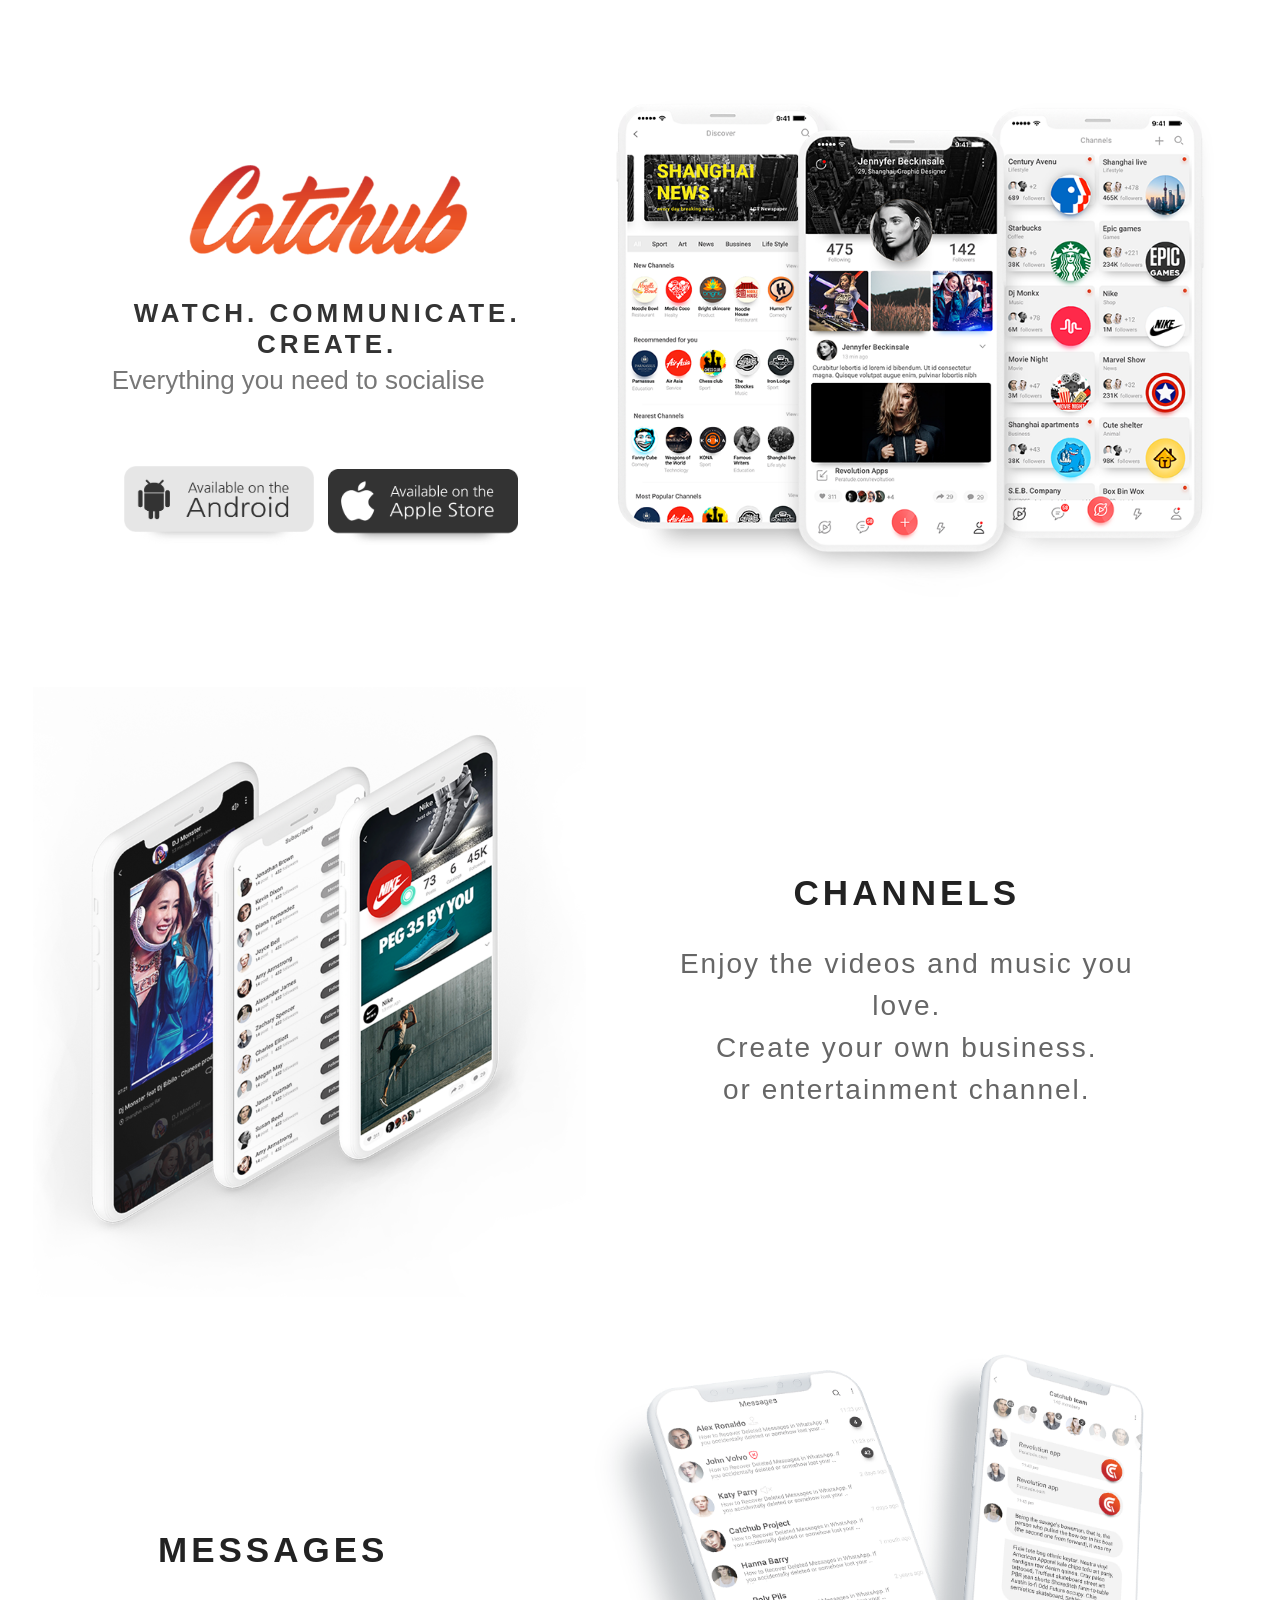
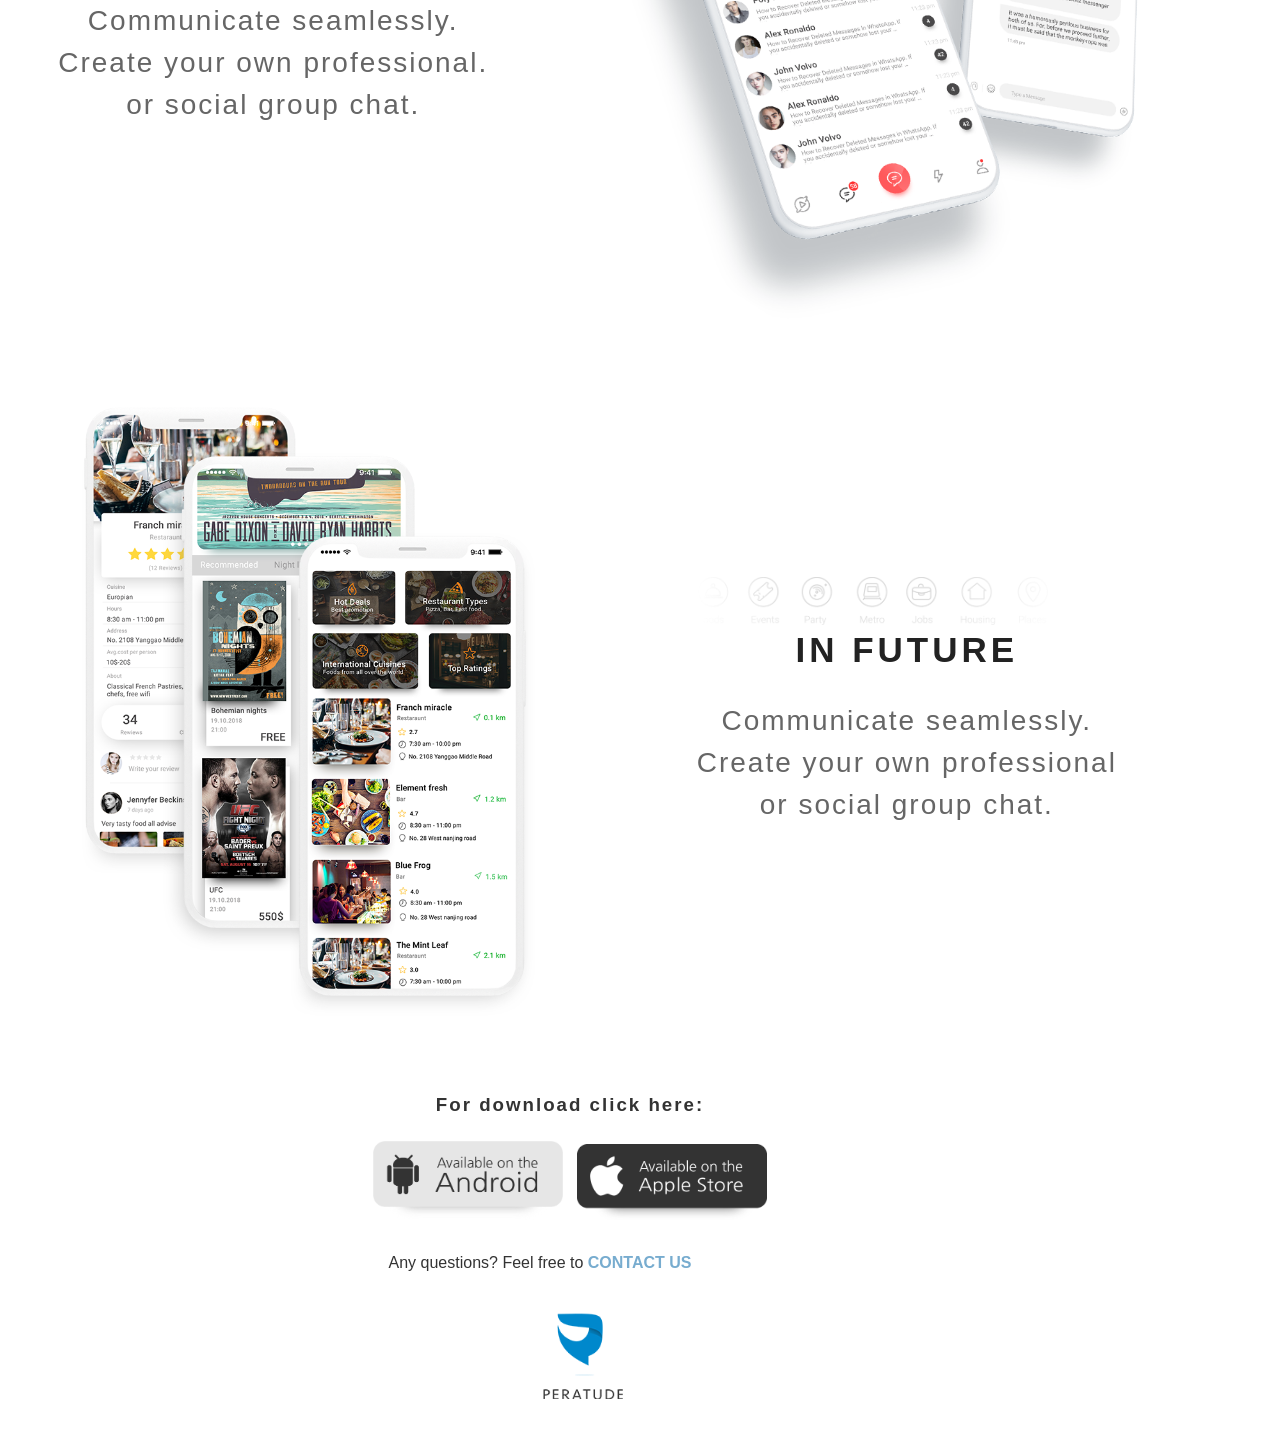
<file: index.html>
<!DOCTYPE html>
<html>
<head>
    <title> Catchhub </title>
    <link rel="stylesheet" href="style.css">
</head>
<body>
    

<header>
    <div class="container">

        <div class="left-content">

            <img src="./logo.png" alt="Catchhub Logo" class="logo">

            <h1>WATCH. COMMUNICATE. CREATE.</h1>

            <p>Everything you need to socialise</p>

            <div class="store-buttons">
                <img src="./play_store.png" alt="Play Store">
                <img src="./app_store.png" alt="App Store">
            </div>

        </div>

        <div class="right-content">
            <img src="./top_screens.png" alt="Mobile Screen">
        </div>

    </div>
</header>

<section class="channels">

    <div class="image">
        <img src="./sec_screens.png" alt="Channels">
    </div>

    <div class="text">
        <h2>CHANNELS</h2>

        <p>
            Enjoy the videos and music you love.<br>
            Create your own business.<br> or entertainment channel.
        </p>
    </div>

</section>

<section class="messages">

    <div class="text">
        <h2>MESSAGES</h2>

        <p>
            Communicate seamlessly.<br>
            Create your own professional.<br> or social group chat.
        </p>
    </div>

    <div class="image">
        <img src="./thhh_screens.png" alt="Messages">
    </div>

</section>

<section class="future">

    <div class="image">
        <img src="./for_screens.png" alt="Future">
    </div>

    <div class="text">

        <img src="./vectors.png" alt="Future Icons" class="future-icons">

        <h2>IN FUTURE</h2>

        <p>
            Communicate seamlessly.<br>
            Create your own professional<br>
            or social group chat.
        </p>

    </div>

</section>
<footer>

    <h3>For download click here:</h3>

    <div class="store-buttons">
        <img src="./play_store.png" alt="Play Store">
        <img src="./app_store.png" alt="App Store">
    </div>

    <p>
        Any questions? Feel free to
        <a href="#">CONTACT US</a>
    </p>

    <img src="./peratude.png" alt="Peratude">

</footer>

</body>
</html>
</file>
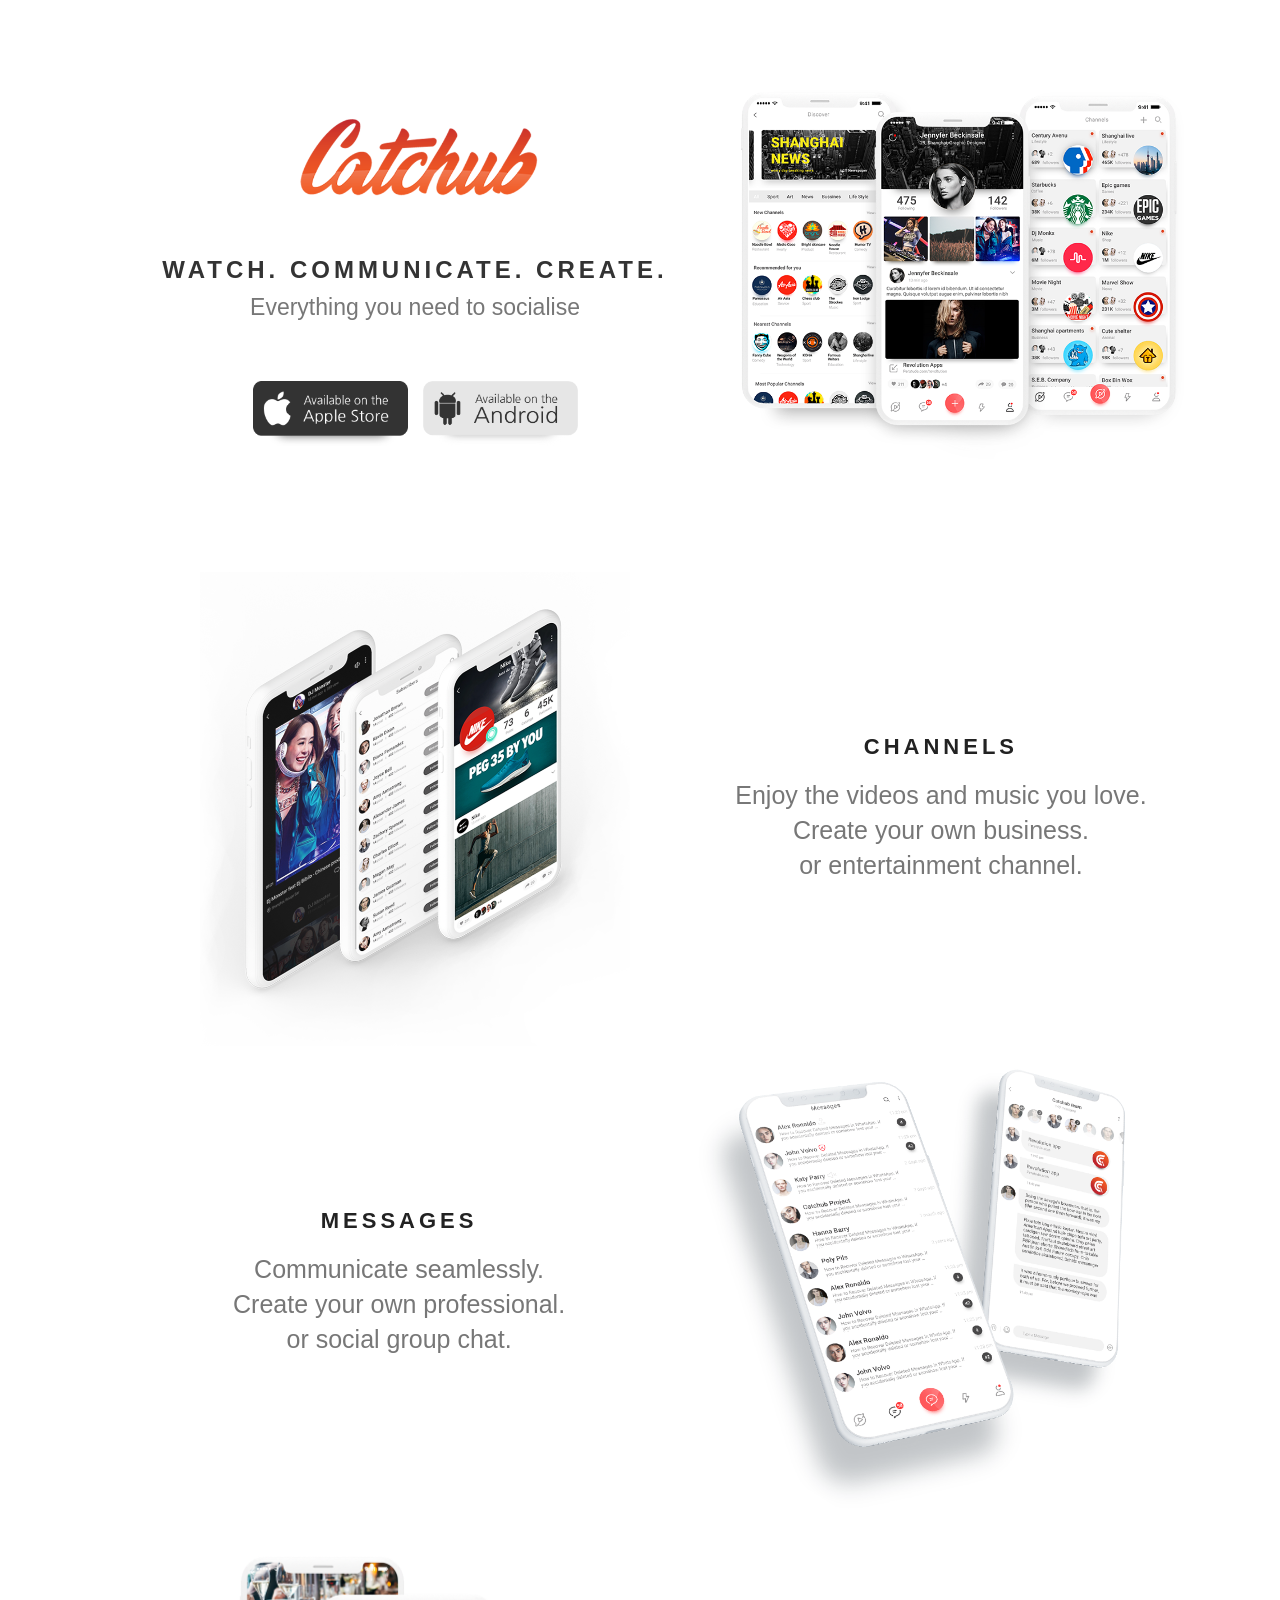
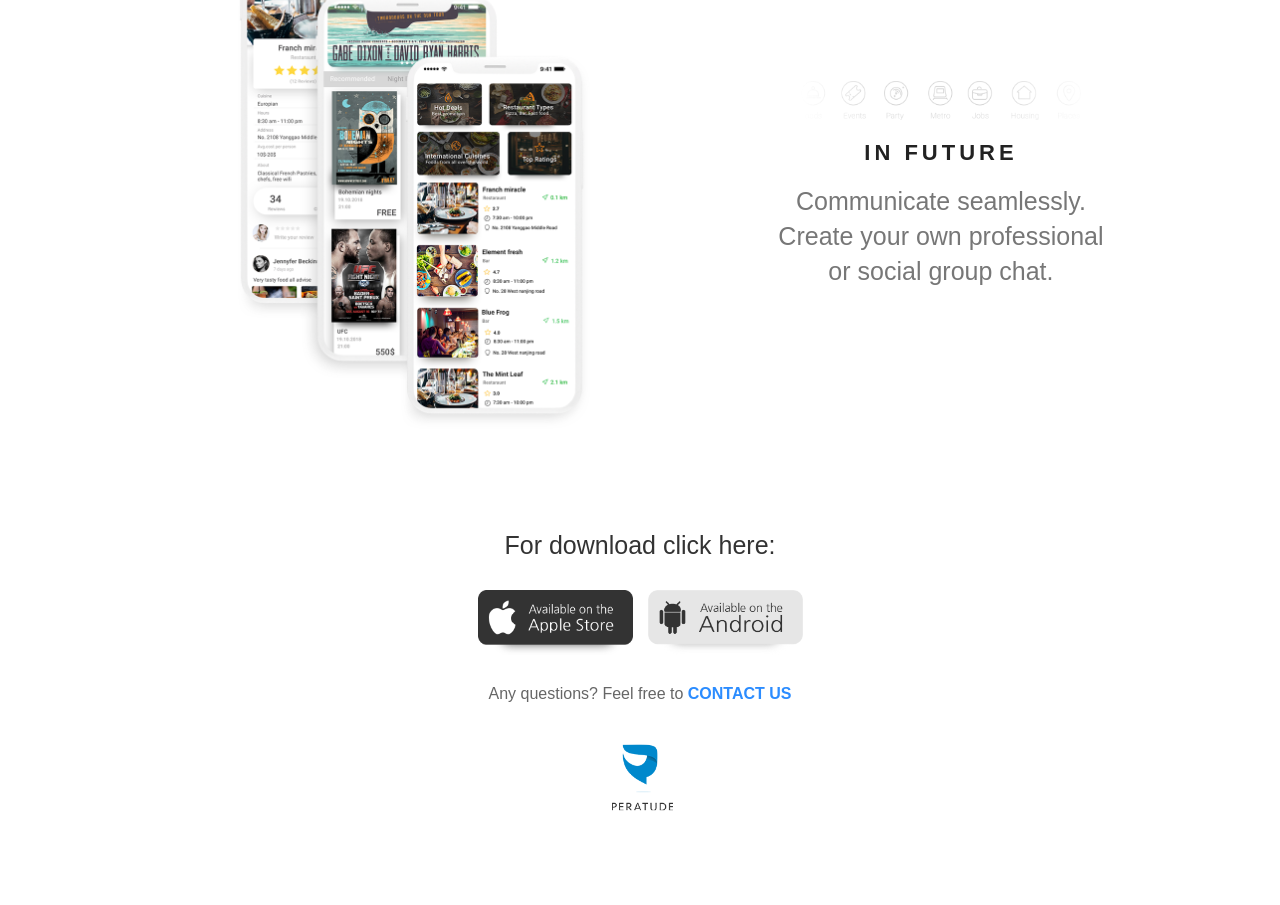
<file: Catchhub/index.html>
<!DOCTYPE html>
<html>
<head>
    <title> Catchhub </title>
    <link rel="stylesheet" href="style.css">
</head>
<body>
    

<header>
    <div class="container">

        <div class="left-content">

            <img src="./logo.png" alt="Catchhub Logo" class="logo">

            <h1>WATCH. COMMUNICATE. CREATE.</h1>

            <p>Everything you need to socialise</p>

            <div class="store-buttons">
                <img src="./app_store.png" alt="App Store">
                <img src="./play_store.png" alt="Play Store">
            </div>

        </div>

        <div class="right-content">
            <img src="./top_screens.png" alt="Mobile Screen">
        </div>

    </div>
</header>

<section class="channels">

    <div class="image">
        <img src="./sec_screens.png" alt="Channels">
    </div>

    <div class="text">
        <h2>CHANNELS</h2>

        <p>
            Enjoy the videos and music you love.<br>
            Create your own business.<br> or entertainment channel.
        </p>
    </div>

</section>

<section class="messages">

    <div class="text">
        <h2>MESSAGES</h2>

        <p>
            Communicate seamlessly.<br>
            Create your own professional.<br> or social group chat.
        </p>
    </div>

    <div class="image">
        <img src="./thhh_screens.png" alt="Messages">
    </div>

</section>

<section class="future">

    <div class="image">
        <img src="./for_screens.png" alt="Future">
    </div>

    <div class="text">

        <img src="./vectors.png" alt="Future Icons" class="future-icons">

        <h2>IN FUTURE</h2>

        <p>
            Communicate seamlessly.<br>
            Create your own professional<br>
            or social group chat.
        </p>

    </div>

</section>
<footer>

    <h3>For download click here:</h3>

    <div class="store-buttons">
        <img src="./app_store.png" alt="App Store">
        <img src="./play_store.png" alt="Play Store">
    </div>

    <p>
        Any questions? Feel free to
        <a href="#">CONTACT US</a>
    </p>

    <img src="./peratude.png" alt="Peratude">

</footer>

</body>
</html>
</file>
<file: style.css>
*{
    margin: 0;
    padding: 0;
    box-sizing: border-box;
}

body{
    font-family: Arial, sans-serif;
    background: #fff;
    color: #333;
}

.container{
    width: 90%;
    margin: auto;
    display: flex;
    justify-content: space-between;
    align-items: center;
}

header{
    padding:60px 0 20px;
}

.left-content{
    width: 45%;
}

.logo{
    width:340px;
    display:block;
    margin:0 auto 5px;
    margin-left: 90px;
}

.left-content h1{
    font-size: 26px;
    font-weight: bold;
    letter-spacing: 4px;
    line-height: 1.2;
    margin-bottom: 5px;
    text-align:center;
   margin-left: 8px;
}

.left-content p{
    font-size: 26px;
    color: #777;
    margin-bottom: 70px;
    text-align:center;
    margin-left: -57px;
    margin-left: -50px;
}

.store-buttons img{
    width: 190px;
     margin-right: -80px;
    margin-left: 90px;
    transform: translate(-30px);
    
}

.right-content{
    width: 45%;
    text-align: center;
}

.right-content img{
    width: 130%;
    margin-left: -130px;
}

section{
    width: 90%;
    margin: 40px auto;
    display: flex;
    justify-content: space-between;
    align-items: center;
}

section .image{
    width: 60%;
    margin-left: -100px;
}

section .image img{
    width: 80%;
    display: block;
    margin: auto;
}

section .text{
    width: 45%;
}

section .text h2{
    font-size: 35px;
    color: #222;
    margin-bottom: 20px;
    text-align: center;
    margin-left: -100px;
    letter-spacing: 4px;
    
}

section .text p{
    font-size: 28px;
    color: #666;
    line-height: 30px;
    width: 100%;
    margin: 0 auto;
    text-align: center;
    margin-left: -50px;
    letter-spacing: 2px;
    margin-top: 30px;
   font-family: 'Montserrat', sans-serif;
  line-height:1.5;    
}


.future-icons{
    width: 100%;
    max-width: 350px;
    display: block;
    margin-bottom: 5px;
}

footer{
    text-align: center;
    padding:  10px 20px;
}

footer h3{
    margin-bottom: 25px;
    margin-left: -140px;
    letter-spacing: 2px;
}

footer .store-buttons{
    margin-bottom: 30px;
    margin-left: -250px;
    
}

footer p{
    margin-bottom: 20px;
    margin-left: -200px;
}

footer a{
    text-decoration: none;
    color: rgb(119, 172, 207);
    font-weight: bold;
}

footer img{
    width: 130px;
    margin-left: -120px;
}
</file>
<file: Catchhub/style.css>
*{
    margin:0;
    padding:0;
    box-sizing:border-box;
}

body{
    font-family:Arial, sans-serif;
    background:#fff;
    color:#333;
}

/*================ HEADER ================*/

.container{
    width:1200px;
    margin:0 auto;
    display:flex;
    align-items:center;
    justify-content:center;
}


header{
    padding:60px 0 80px;
}

.left-content{
    width:520px;
    text-align:center;
    margin-right:-50px;
}

.logo{
    width:290px;
    display:block;
    margin:0 auto 25px;
}

.left-content h1{
    font-size:24px;
    font-weight:600;
    letter-spacing:4px;
    line-height:1.4;
    text-align:center;
    margin-bottom:8px;
    white-space:nowrap;
}

.left-content p{
    font-size:23px;
    color:#777;
    margin-bottom:60px;
}

.store-buttons{
    display:flex;
    justify-content:center;
    gap:15px;
}

.store-buttons img{
    width:155px;
}

.right-content{
    width:500px;
    text-align:center;
}

.right-content img{
    width:100%;
     transform: translateX(80px);
}
/*================ SECTIONS ================*/

section{
    width:1200px;
    margin:10px auto;
    display:flex;
    justify-content:center;
    align-items:center;
     gap:40px;
}

section .image{
    width:52%;
}

section .image img{
    width:430px;
    display:block;
    margin-left:160px;
}

section .text{
    width:45%;
    text-align:center;
    transform: translateX(-30px);
}
section .text h2{
    font-size:22px;
    font-weight:600;
    letter-spacing:4px;
    color:#222;
    margin-bottom:18px;
}

section .text p{
    font-size:25px;
    color:#777;
    line-height:1.4;
    width:100%;
    margin:0 auto;
}

.future-icons{
    width:280px;
    display:block;
    margin:0 auto 20px;
}

/*================ FOOTER ================*/

footer{
    text-align:center;
    padding:70px 20px;
}

footer h3{
    font-size:25px;
    font-weight:normal;
    margin-bottom:30px;
}

footer .store-buttons{
    margin-bottom:30px;
}

footer p{
    margin-bottom:25px;
    color:#666;
}

footer a{
    color:#2b8cff;
    text-decoration:none;
    font-weight:bold;
}

footer img{
    width:100px;
}
/* ===== MESSAGES SECTION ONLY ===== */

.messages .image img{
    margin-left:80px;      /* Mobile image left */
}

.messages .text{
    transform:translateX(90px);   /* Text right */
}
</file>
